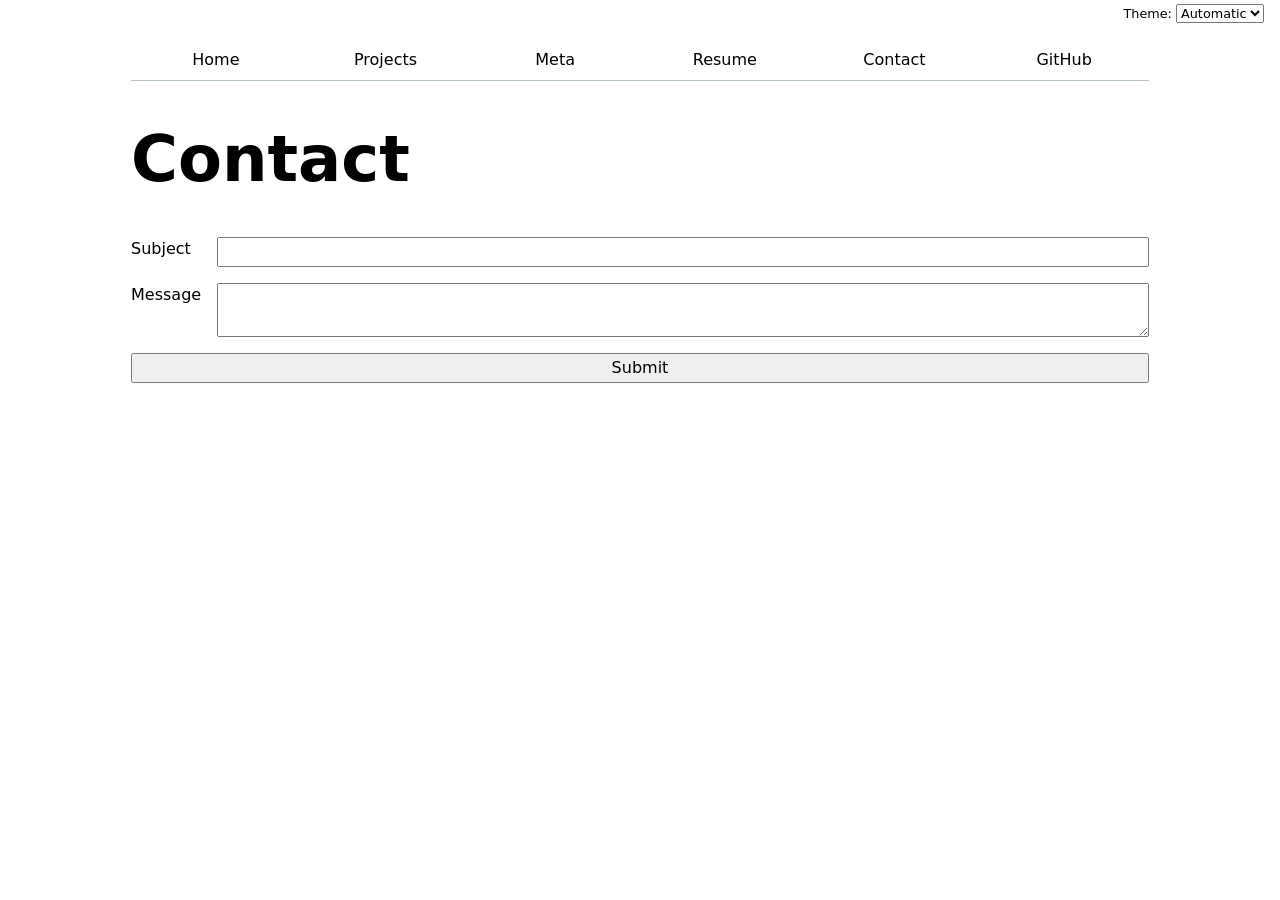
<file: contact/index.html>
<!DOCTYPE html>
<html lang="en">
  <head>
    <meta charset="UTF-8" />
    <meta name="viewport" content="width=device-width, initial-scale=1.0" />
    <title>Contact | Anirudh Yetikuri</title>
    <link rel="stylesheet" href="../style.css" />
    <script type="module" src="../global.js"></script>
  </head>
  <body>
    <h1>Contact</h1>
    <form action="mailto:ayetikuri@ucsd.edu">
      <label>Subject <input name="subject" /></label>
      <label>Message <textarea name="body"></textarea></label>
      <button>Submit</button>
    </form>
  </body>
</html>
</file>
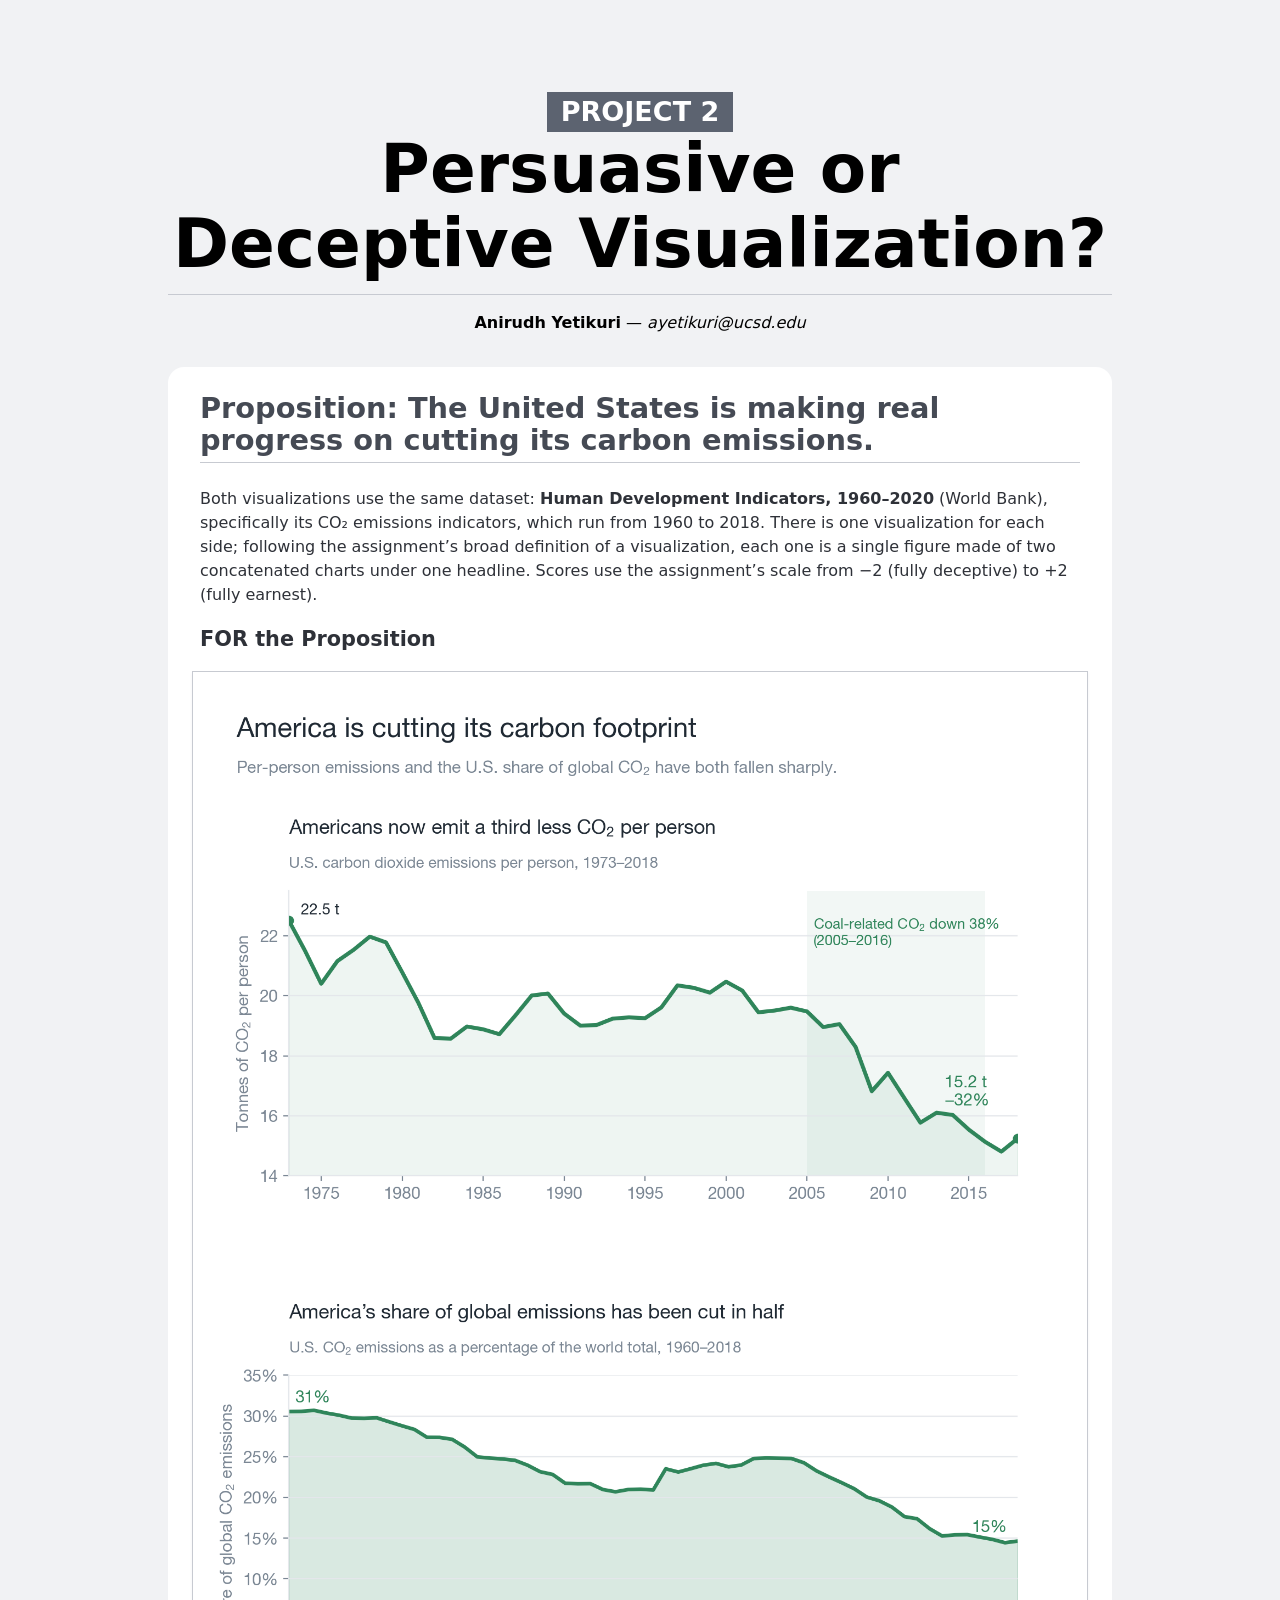
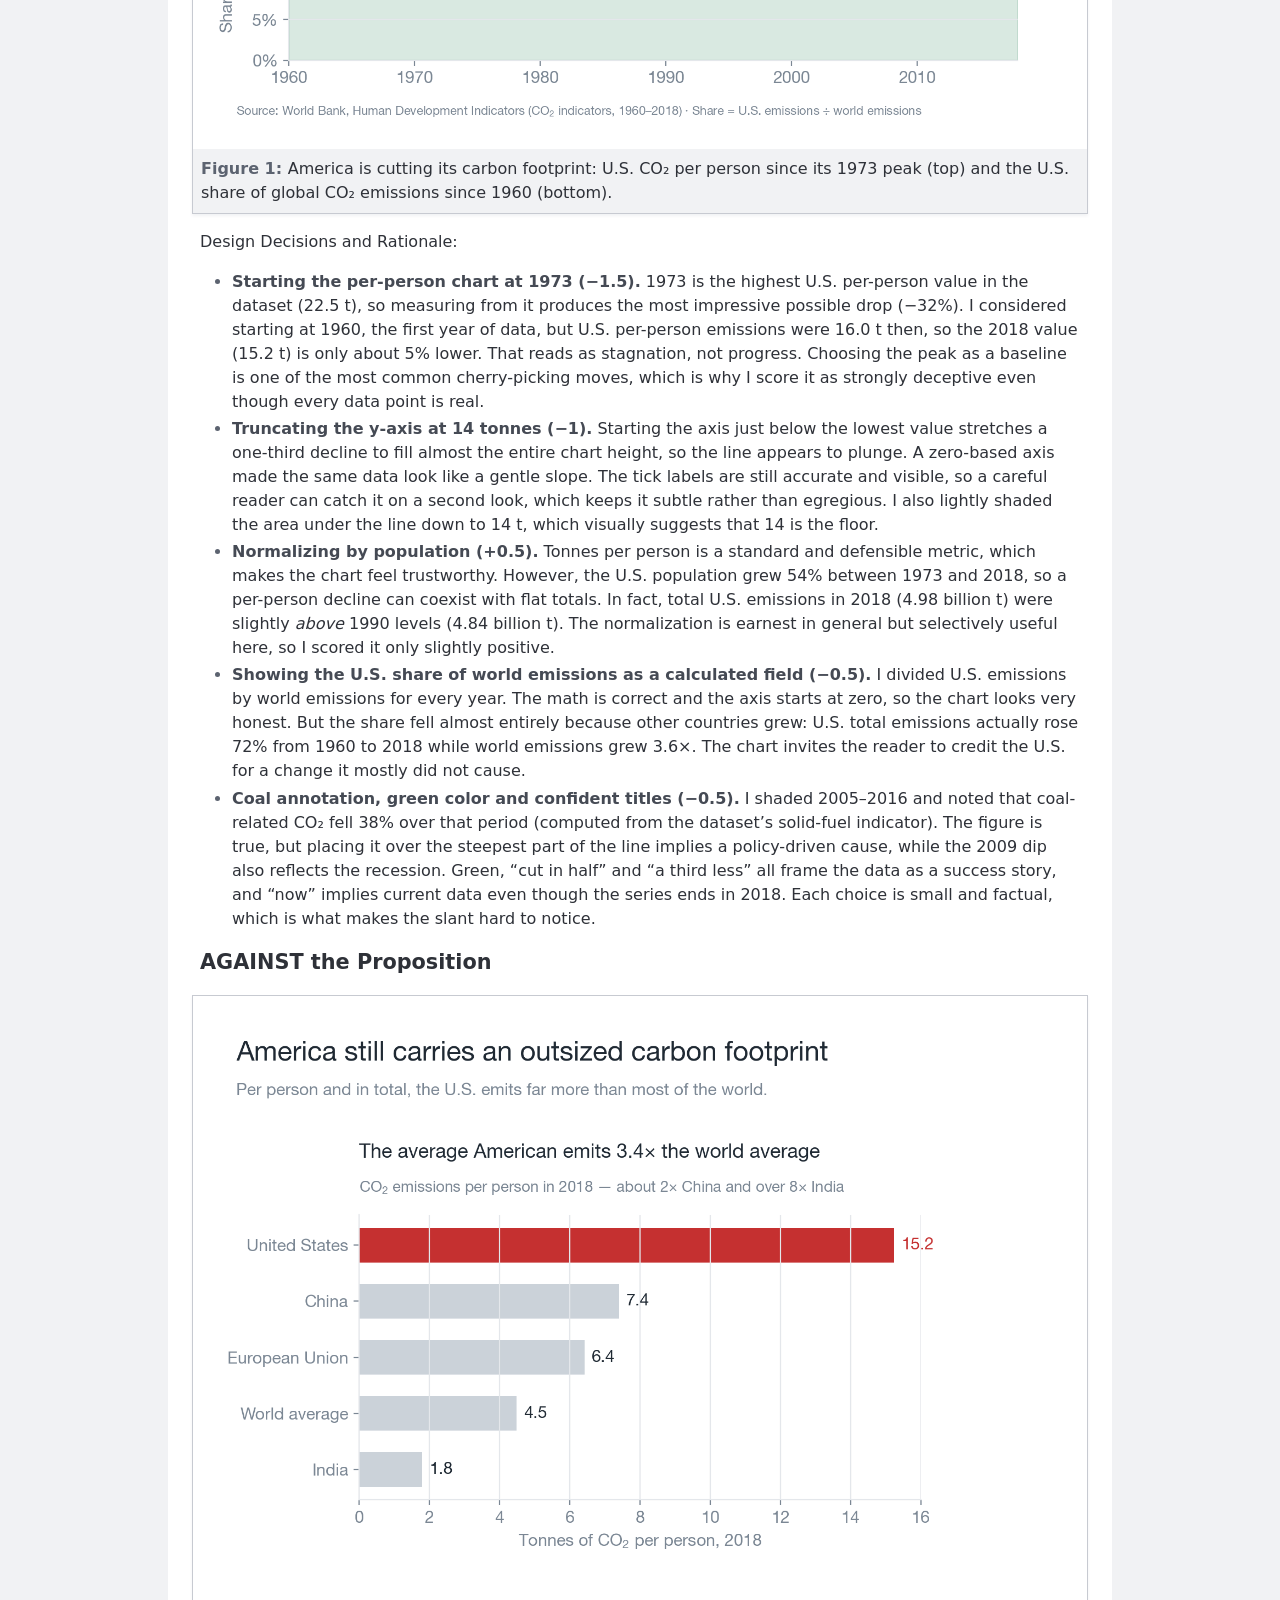
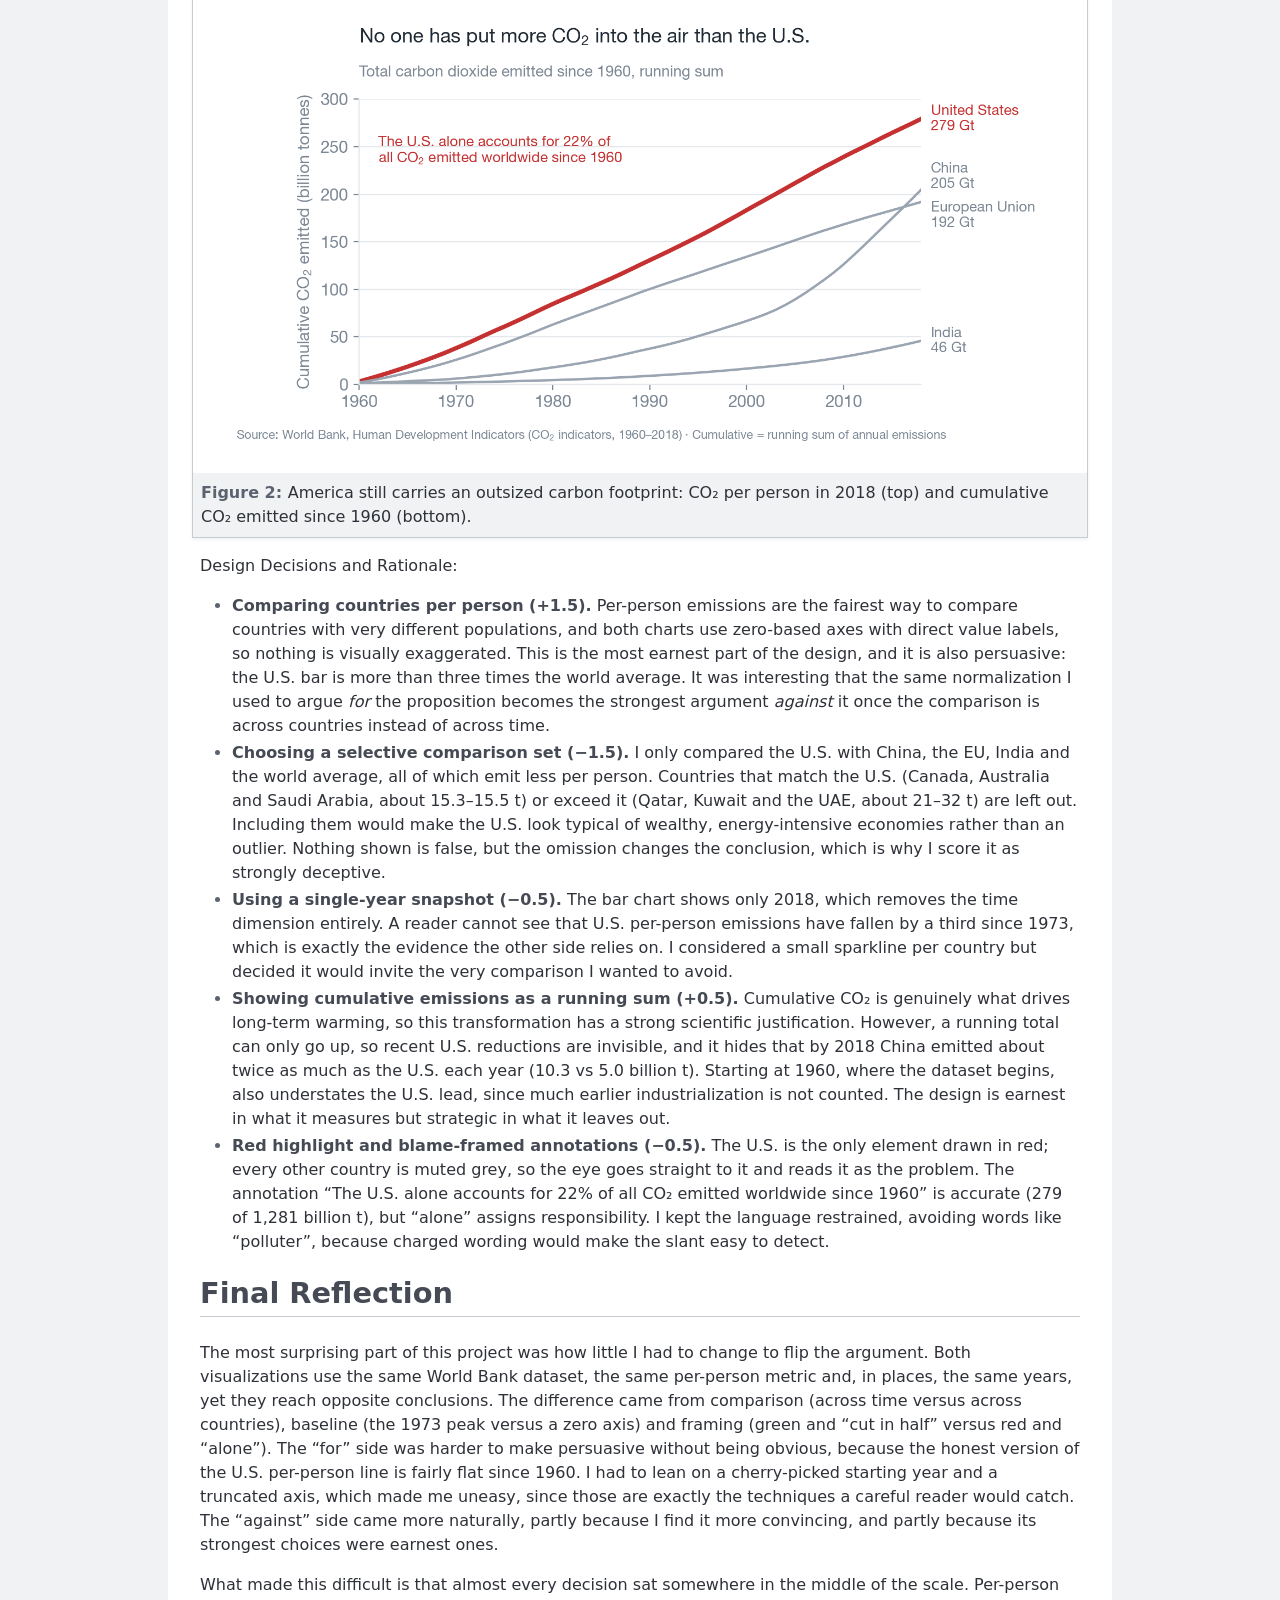
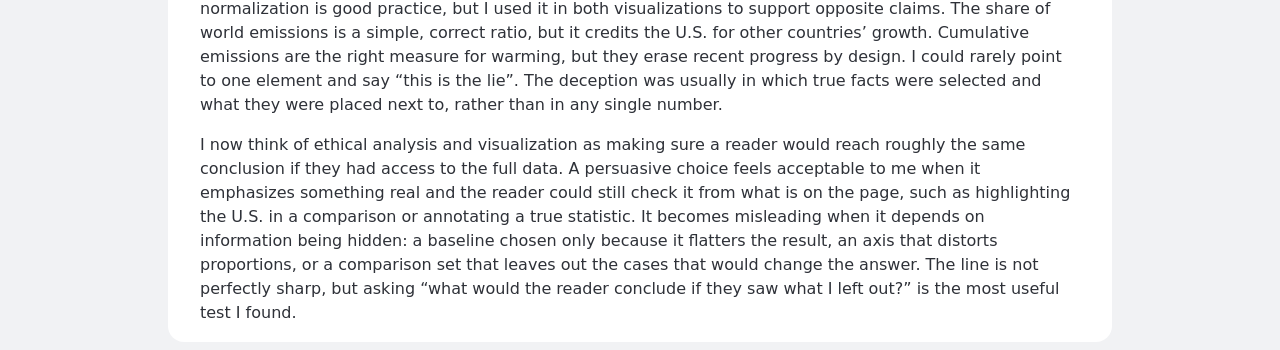
<file: project2/index.html>
<!DOCTYPE html>
<html lang="en">
  <head>
    <meta charset="UTF-8" />
    <meta name="viewport" content="width=device-width, initial-scale=1.0" />
    <title>Project 2: Persuasive or Deceptive Visualization? | Anirudh Yetikuri</title>
    <style>
      :root {
        --color-neutral-95: hsl(220 10% 95%);
        --color-neutral-90: hsl(220 10% 90%);
        --color-neutral-80: hsl(220 10% 80%);
        --color-neutral-70: hsl(220 10% 70%);
        --color-neutral-60: hsl(220 10% 60%);
        --color-neutral-50: hsl(220 10% 50%);
        --color-neutral-40: hsl(220 10% 40%);
        --color-neutral-30: hsl(220 10% 30%);
        --color-neutral-20: hsl(220 10% 20%);
        --color-neutral-10: hsl(220 10% 10%);
      }

      html {
        font: 100%/1.5 system-ui;
        counter-reset: figure;
        background: var(--color-neutral-95);
        max-width: min(75vw, 80em);
        margin: 0 auto;
      }

      /* Headings */

      h1,
      h2,
      h3,
      h4,
      h5,
      h6 {
        line-height: 1.1;
        font-weight: 600;
        text-wrap: balance;
      }

      h1,
      h2 {
        border-bottom: 1px solid var(--color-neutral-80);
        padding-bottom: 0.2em;
      }

      h1 {
        margin-block: 1em 0.5rem;
        font-size: clamp(2.5em, 150% + 2vh + 2vw, 10vmin);
        font-weight: 800;

        small {
          display: block;
          width: fit-content;
          padding: 0.2em 0.5em;
          margin-inline: auto;
          color: white;
          background: var(--color-neutral-40);
          font-size: 40%;
          text-transform: uppercase;
          white-space: nowrap;
        }
      }

      h2 {
        font-size: 180%;
        color: var(--color-neutral-30);
      }

      h3 {
        font-size: 130%;
      }

      /* Lists */

      ul,
      ol {
        padding-inline-start: 2em;
      }

      li {
        &::marker {
          color: var(--color-neutral-40);
        }

        + li {
          margin-top: 0.2em;
        }
      }

      /* Sectioning elements */

      header {
        padding-block: 1em;
        text-align: center;
      }

      img {
        max-width: 100%;
        height: auto;
      }

      .score {
        font-weight: 700;
        color: var(--color-neutral-30);
      }

      main {
        background: white;
        color: var(--color-neutral-20);
        border-radius: 1rem;
        padding: 0.1rem 2rem;
      }

      /* Figures */

      figure {
        margin: 1em 0;
        padding: 0.5rem;
        margin-inline: -0.5em;
        border: 1px solid var(--color-neutral-80);
        box-shadow: 0 0.1em 0.2em var(--color-neutral-95);
        text-align: center;
        background: white;

        > figcaption {
          font: 500 75% var(--font-sans);
          background: var(--color-neutral-95);
          padding: 0.5rem;
          margin: -0.5rem;
          margin-top: 0.5rem;
          counter-increment: figure;
          text-align: left;

          &::before {
            content: 'Figure ' counter(figure) ': ';
            font-weight: bold;
            color: var(--color-neutral-40);
          }

          a:not(:hover, :focus, :active) {
            color: inherit;
            text-decoration: underline;
            text-decoration-color: color-mix(
              in lab,
              currentColor,
              transparent 70%
            );
          }
        }
      }
    </style>
  </head>

  <body>
    <header>
      <h1>
        <small>Project 2</small>
        Persuasive or Deceptive Visualization?
      </h1>

      <p><strong>Anirudh Yetikuri</strong> — <em>ayetikuri@ucsd.edu</em></p>
    </header>

    <main>
      <h2>Proposition: The United States is making real progress on cutting its carbon emissions.</h2>

      <p>
        Both visualizations use the same dataset: <strong>Human Development Indicators, 1960–2020</strong>
        (World Bank), specifically its CO₂ emissions indicators, which run from 1960 to 2018. There is one visualization for each side; following the assignment’s broad
        definition of a visualization, each one is a single figure made of two concatenated charts under one headline.
        Scores use the assignment’s scale from −2 (fully deceptive) to +2 (fully earnest).
      </p>

      <section>
        <h3>FOR the Proposition</h3>

        <figure>
          <img src="final_for.png" alt="Two stacked charts. Top: U.S. CO2 per person falling from 22.5 tonnes in 1973 to 15.2 tonnes in 2018, a 32% drop, with 2005 to 2016 shaded and labeled 'Coal-related CO2 down 38%'. Bottom: U.S. share of global CO2 falling from 31% in 1960 to 15% in 2018." />
          <figcaption>America is cutting its carbon footprint: U.S. CO₂ per person since its 1973 peak (top) and the U.S. share of global CO₂ emissions since 1960 (bottom).</figcaption>
        </figure>

        <p>Design Decisions and Rationale:</p>

        <ul>
          <li>
            <span class="score">Starting the per-person chart at 1973 (−1.5).</span>
            1973 is the highest U.S. per-person value in the dataset (22.5 t), so measuring from it produces the
            most impressive possible drop (−32%). I considered starting at 1960, the first year of data, but U.S.
            per-person emissions were 16.0 t then, so the 2018 value (15.2 t) is only about 5% lower. That reads as
            stagnation, not progress. Choosing the peak as a baseline is one of the most common cherry-picking moves,
            which is why I score it as strongly deceptive even though every data point is real.
          </li>
          <li>
            <span class="score">Truncating the y-axis at 14 tonnes (−1).</span>
            Starting the axis just below the lowest value stretches a one-third decline to fill almost the entire
            chart height, so the line appears to plunge. A zero-based axis made the same data look like a gentle
            slope. The tick labels are still accurate and visible, so a careful reader can catch it on a second look,
            which keeps it subtle rather than egregious. I also lightly shaded the area under the line down to 14 t,
            which visually suggests that 14 is the floor.
          </li>
          <li>
            <span class="score">Normalizing by population (+0.5).</span>
            Tonnes per person is a standard and defensible metric, which makes the chart feel trustworthy. However,
            the U.S. population grew 54% between 1973 and 2018, so a per-person decline can coexist with flat totals.
            In fact, total U.S. emissions in 2018 (4.98 billion t) were slightly <em>above</em> 1990 levels
            (4.84 billion t). The normalization is earnest in general but selectively useful here, so I scored it
            only slightly positive.
          </li>
          <li>
            <span class="score">Showing the U.S. share of world emissions as a calculated field (−0.5).</span>
            I divided U.S. emissions by world emissions for every year. The math is correct and the axis starts at
            zero, so the chart looks very honest. But the share fell almost entirely because other countries grew:
            U.S. total emissions actually rose 72% from 1960 to 2018 while world emissions grew 3.6×. The chart
            invites the reader to credit the U.S. for a change it mostly did not cause.
          </li>
          <li>
            <span class="score">Coal annotation, green color and confident titles (−0.5).</span>
            I shaded 2005–2016 and noted that coal-related CO₂ fell 38% over that period (computed from the dataset’s
            solid-fuel indicator). The figure is true, but placing it over the steepest part of the line implies a
            policy-driven cause, while the 2009 dip also reflects the recession. Green, “cut in half” and “a third
            less” all frame the data as a success story, and “now” implies current data even though the series ends
            in 2018. Each choice is small and factual, which is what makes the slant hard to notice.
          </li>
        </ul>
      </section>

      <section>
        <h3>AGAINST the Proposition</h3>

        <figure>
          <img src="final_against.png" alt="Two stacked charts. Top: bar chart of CO2 per person in 2018, with the United States highlighted in red at 15.2 tonnes versus China 7.4, European Union 6.4, world average 4.5 and India 1.8. Bottom: cumulative CO2 emitted since 1960, with the United States highest at 279 billion tonnes, then China 205, European Union 192 and India 46, annotated that the U.S. accounts for 22% of all CO2 emitted since 1960." />
          <figcaption>America still carries an outsized carbon footprint: CO₂ per person in 2018 (top) and cumulative CO₂ emitted since 1960 (bottom).</figcaption>
        </figure>

        <p>Design Decisions and Rationale:</p>

        <ul>
          <li>
            <span class="score">Comparing countries per person (+1.5).</span>
            Per-person emissions are the fairest way to compare countries with very different populations, and both
            charts use zero-based axes with direct value labels, so nothing is visually exaggerated. This is the most
            earnest part of the design, and it is also persuasive: the U.S. bar is more than three times the world
            average. It was interesting that the same normalization I used to argue <em>for</em> the proposition
            becomes the strongest argument <em>against</em> it once the comparison is across countries instead of
            across time.
          </li>
          <li>
            <span class="score">Choosing a selective comparison set (−1.5).</span>
            I only compared the U.S. with China, the EU, India and the world average, all of which emit less per
            person. Countries that match the U.S. (Canada, Australia and Saudi Arabia, about 15.3–15.5 t) or exceed
            it (Qatar, Kuwait and the UAE, about 21–32 t) are left out. Including them would make the U.S. look typical of
            wealthy, energy-intensive economies rather than an outlier. Nothing shown is false, but the omission
            changes the conclusion, which is why I score it as strongly deceptive.
          </li>
          <li>
            <span class="score">Using a single-year snapshot (−0.5).</span>
            The bar chart shows only 2018, which removes the time dimension entirely. A reader cannot see that U.S.
            per-person emissions have fallen by a third since 1973, which is exactly the evidence the other side
            relies on. I considered a small sparkline per country but decided it would invite the very comparison I
            wanted to avoid.
          </li>
          <li>
            <span class="score">Showing cumulative emissions as a running sum (+0.5).</span>
            Cumulative CO₂ is genuinely what drives long-term warming, so this transformation has a strong scientific
            justification. However, a running total can only go up, so recent U.S. reductions are invisible, and it
            hides that by 2018 China emitted about twice as much as the U.S. each year (10.3 vs 5.0 billion t).
            Starting at 1960, where the dataset begins, also understates the U.S. lead, since much earlier
            industrialization is not counted. The design is earnest in what it measures but strategic in what it
            leaves out.
          </li>
          <li>
            <span class="score">Red highlight and blame-framed annotations (−0.5).</span>
            The U.S. is the only element drawn in red; every other country is muted grey, so the eye goes straight to
            it and reads it as the problem. The annotation “The U.S. alone accounts for 22% of all CO₂ emitted
            worldwide since 1960” is accurate (279 of 1,281 billion t), but “alone” assigns responsibility. I kept the
            language restrained, avoiding words like “polluter”, because charged wording would make the slant easy to
            detect.
          </li>
        </ul>
      </section>

      <section>
        <h2>Final Reflection</h2>

        <p>
          The most surprising part of this project was how little I had to change to flip the argument. Both
          visualizations use the same World Bank dataset, the same per-person metric and, in places, the same
          years, yet they reach opposite conclusions. The difference came from comparison (across time versus across
          countries), baseline (the 1973 peak versus a zero axis) and framing (green and “cut in half” versus red and
          “alone”). The “for” side was harder to make persuasive without being obvious, because the honest version of
          the U.S. per-person line is fairly flat since 1960. I had to lean on a cherry-picked starting year and a
          truncated axis, which made me uneasy, since those are exactly the techniques a careful reader would catch.
          The “against” side came more naturally, partly because I find it more convincing, and partly because its
          strongest choices were earnest ones.
        </p>

        <p>
          What made this difficult is that almost every decision sat somewhere in the middle of the scale. Per-person
          normalization is good practice, but I used it in both visualizations to support opposite claims. The share
          of world emissions is a simple, correct ratio, but it credits the U.S. for other countries’ growth.
          Cumulative emissions are the right measure for warming, but they erase recent progress by design. I could
          rarely point to one element and say “this is the lie”. The deception was usually in which true facts were
          selected and what they were placed next to, rather than in any single number.
        </p>

        <p>
          I now think of ethical analysis and visualization as making sure a reader would reach roughly the same
          conclusion if they had access to the full data. A persuasive choice feels acceptable to me when it
          emphasizes something real and the reader could still check it from what is on the page, such as
          highlighting the U.S. in a comparison or annotating a true statistic. It becomes misleading when it depends
          on information being hidden: a baseline chosen only because it flatters the result, an axis that distorts
          proportions, or a comparison set that leaves out the cases that would change the answer. The line is not
          perfectly sharp, but asking “what would the reader conclude if they saw what I left out?” is the most
          useful test I found.
        </p>
      </section>
    </main>
  </body>
</html>
</file>
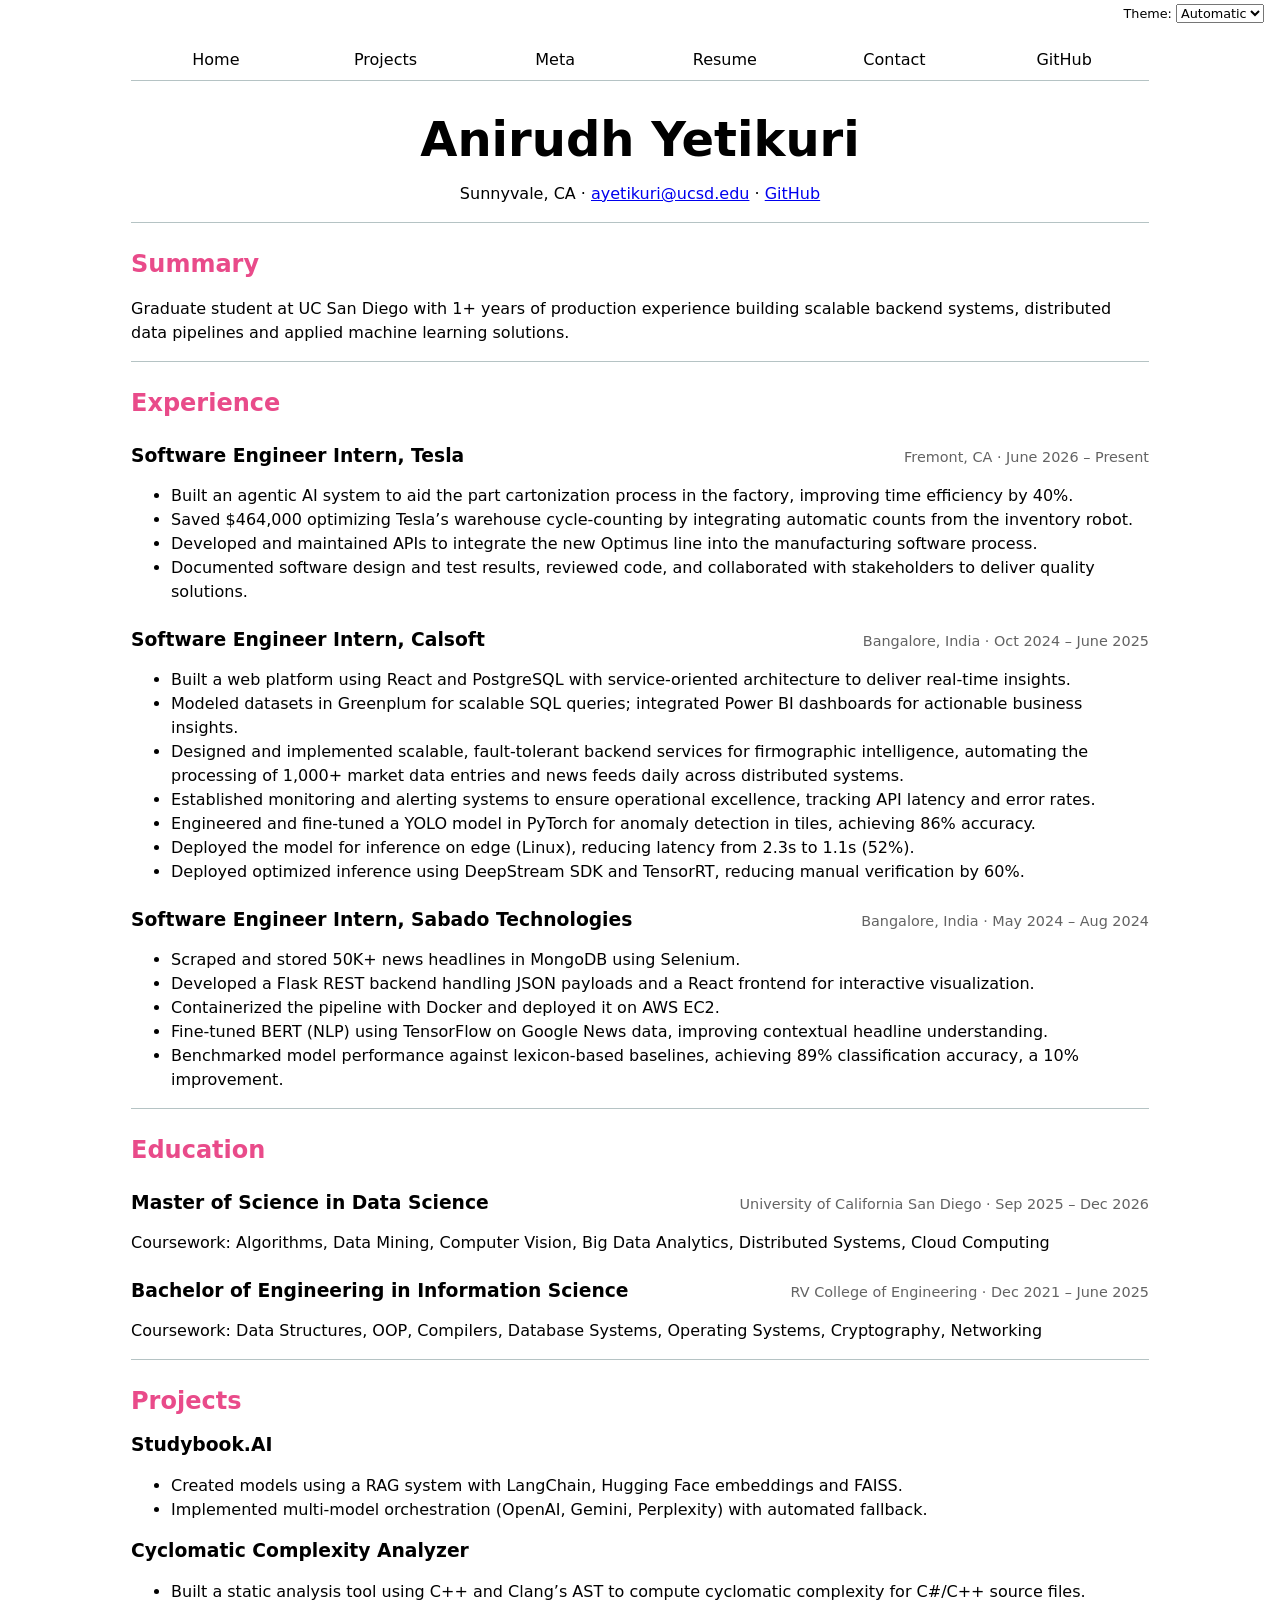
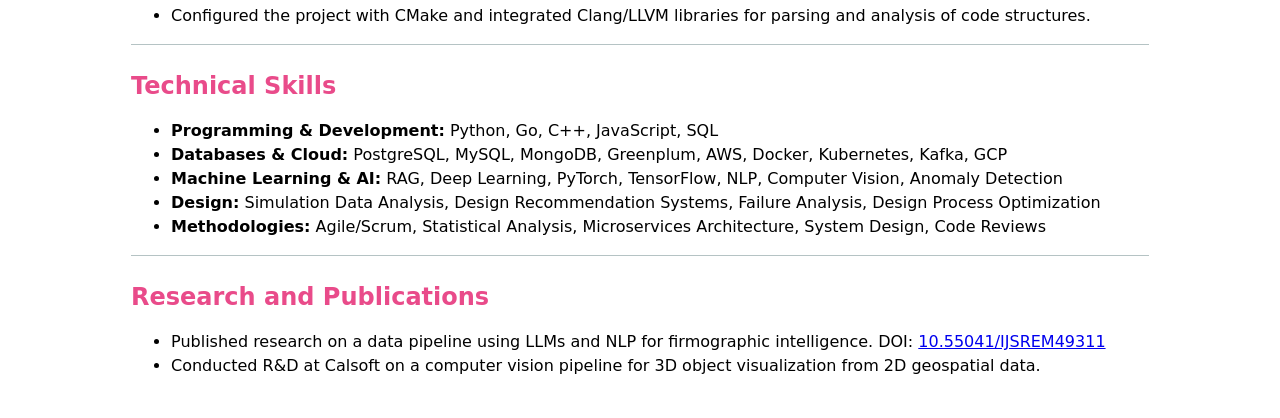
<file: resume/index.html>
<!DOCTYPE html>
<html lang="en">
  <head>
    <meta charset="UTF-8" />
    <meta name="viewport" content="width=device-width, initial-scale=1.0" />
    <title>Resume | Anirudh Yetikuri</title>
    <link rel="stylesheet" href="../style.css" />
    <script type="module" src="../global.js"></script>
  </head>
  <body class="resume">

    <header>
      <h1>Anirudh Yetikuri</h1>
      <p>
        Sunnyvale, CA ·
        <a href="mailto:ayetikuri@ucsd.edu">ayetikuri@ucsd.edu</a> ·
        <a href="https://github.com/An1rudhSai" target="_blank">GitHub</a>
      </p>
    </header>

    <section>
      <h2>Summary</h2>
      <p>
        Graduate student at UC San Diego with 1+ years of production experience building scalable
        backend systems, distributed data pipelines and applied machine learning solutions.
      </p>
    </section>

    <section>
      <h2>Experience</h2>
      <article>
        <header>
          <h3>Software Engineer Intern, Tesla</h3>
          <p>Fremont, CA · <time datetime="2026-06">June 2026</time> – Present</p>
        </header>
        <ul>
          <li>Built an agentic AI system to aid the part cartonization process in the factory, improving time efficiency by 40%.</li>
          <li>Saved $464,000 optimizing Tesla’s warehouse cycle-counting by integrating automatic counts from the inventory robot.</li>
          <li>Developed and maintained APIs to integrate the new Optimus line into the manufacturing software process.</li>
          <li>Documented software design and test results, reviewed code, and collaborated with stakeholders to deliver quality solutions.</li>
        </ul>
      </article>
      <article>
        <header>
          <h3>Software Engineer Intern, Calsoft</h3>
          <p>Bangalore, India · <time datetime="2024-10">Oct 2024</time> – <time datetime="2025-06">June 2025</time></p>
        </header>
        <ul>
          <li>Built a web platform using React and PostgreSQL with service-oriented architecture to deliver real-time insights.</li>
          <li>Modeled datasets in Greenplum for scalable SQL queries; integrated Power BI dashboards for actionable business insights.</li>
          <li>Designed and implemented scalable, fault-tolerant backend services for firmographic intelligence, automating the processing of 1,000+ market data entries and news feeds daily across distributed systems.</li>
          <li>Established monitoring and alerting systems to ensure operational excellence, tracking API latency and error rates.</li>
          <li>Engineered and fine-tuned a YOLO model in PyTorch for anomaly detection in tiles, achieving 86% accuracy.</li>
          <li>Deployed the model for inference on edge (Linux), reducing latency from 2.3s to 1.1s (52%).</li>
          <li>Deployed optimized inference using DeepStream SDK and TensorRT, reducing manual verification by 60%.</li>
        </ul>
      </article>
      <article>
        <header>
          <h3>Software Engineer Intern, Sabado Technologies</h3>
          <p>Bangalore, India · <time datetime="2024-05">May 2024</time> – <time datetime="2024-08">Aug 2024</time></p>
        </header>
        <ul>
          <li>Scraped and stored 50K+ news headlines in MongoDB using Selenium.</li>
          <li>Developed a Flask REST backend handling JSON payloads and a React frontend for interactive visualization.</li>
          <li>Containerized the pipeline with Docker and deployed it on AWS EC2.</li>
          <li>Fine-tuned BERT (NLP) using TensorFlow on Google News data, improving contextual headline understanding.</li>
          <li>Benchmarked model performance against lexicon-based baselines, achieving 89% classification accuracy, a 10% improvement.</li>
        </ul>
      </article>
    </section>

    <section>
      <h2>Education</h2>
      <article>
        <header>
          <h3>Master of Science in Data Science</h3>
          <p>
            University of California San Diego ·
            <time datetime="2025-09">Sep 2025</time> – <time datetime="2026-12">Dec 2026</time>
          </p>
        </header>
        <p>Coursework: Algorithms, Data Mining, Computer Vision, Big Data Analytics, Distributed Systems, Cloud Computing</p>
      </article>
      <article>
        <header>
          <h3>Bachelor of Engineering in Information Science</h3>
          <p>
            RV College of Engineering ·
            <time datetime="2021-12">Dec 2021</time> – <time datetime="2025-06">June 2025</time>
          </p>
        </header>
        <p>Coursework: Data Structures, OOP, Compilers, Database Systems, Operating Systems, Cryptography, Networking</p>
      </article>
    </section>

    <section>
      <h2>Projects</h2>
      <article>
        <h3>Studybook.AI</h3>
        <ul>
          <li>Created models using a RAG system with LangChain, Hugging Face embeddings and FAISS.</li>
          <li>Implemented multi-model orchestration (OpenAI, Gemini, Perplexity) with automated fallback.</li>
        </ul>
      </article>
      <article>
        <h3>Cyclomatic Complexity Analyzer</h3>
        <ul>
          <li>Built a static analysis tool using C++ and Clang’s AST to compute cyclomatic complexity for C#/C++ source files.</li>
          <li>Configured the project with CMake and integrated Clang/LLVM libraries for parsing and analysis of code structures.</li>
        </ul>
      </article>
    </section>

    <section>
      <h2>Technical Skills</h2>
      <ul>
        <li><strong>Programming &amp; Development:</strong> Python, Go, C++, JavaScript, SQL</li>
        <li><strong>Databases &amp; Cloud:</strong> PostgreSQL, MySQL, MongoDB, Greenplum, AWS, Docker, Kubernetes, Kafka, GCP</li>
        <li><strong>Machine Learning &amp; AI:</strong> RAG, Deep Learning, PyTorch, TensorFlow, NLP, Computer Vision, Anomaly Detection</li>
        <li><strong>Design:</strong> Simulation Data Analysis, Design Recommendation Systems, Failure Analysis, Design Process Optimization</li>
        <li><strong>Methodologies:</strong> Agile/Scrum, Statistical Analysis, Microservices Architecture, System Design, Code Reviews</li>
      </ul>
    </section>

    <section>
      <h2>Research and Publications</h2>
      <ul>
        <li>
          Published research on a data pipeline using LLMs and NLP for firmographic intelligence.
          DOI: <a href="https://doi.org/10.55041/IJSREM49311" target="_blank">10.55041/IJSREM49311</a>
        </li>
        <li>Conducted R&amp;D at Calsoft on a computer vision pipeline for 3D object visualization from 2D geospatial data.</li>
      </ul>
    </section>
  </body>
</html>
</file>
<file: style.css>
:root {
  --color-accent: oklch(65% 50% 0);
}

html {
  accent-color: var(--color-accent);
  color-scheme: light dark;
}

body {
  /* Set line height to 1.5 times the font size
     and use the OS’s UI font as the website font
   */
  font: 100%/1.5 system-ui;
  max-width: 100ch;
  margin-inline: auto;
  padding: 1em;
}

/* Theme switcher */
.color-scheme {
  position: absolute;
  top: 0.25rem;
  right: 1rem;
  font-size: 80%;
}

/* Navigation */
nav {
  --border-color: oklch(50% 10% 200 / 40%);
  display: flex;
  margin-top: 1em;
  margin-bottom: 1em;
  border-bottom: 1px solid var(--border-color);
}

nav a {
  flex: 1;
  text-decoration: none;
  color: inherit;
  text-align: center;
  padding: 0.5em;
}

nav a.current {
  border-bottom: 0.4em solid var(--border-color);
  padding-bottom: 0.1em;
}

nav a:hover {
  border-bottom: 0.4em solid var(--color-accent);
  padding-bottom: 0.1em;
  background-color: color-mix(in oklch, var(--color-accent), canvas 85%);
}

/* Headings */
h1,
h2,
h3,
h4,
h5,
h6 {
  line-height: 1.1;
  text-wrap: balance;
}

h1 {
  font-size: 400%;
}

img {
  max-width: 100%;
  height: auto;
}

/* Contact form */
input,
textarea,
button,
select {
  font: inherit;
}

form {
  display: grid;
  grid-template-columns: auto 1fr;
  gap: 1em;
}

form label {
  display: grid;
  grid-template-columns: subgrid;
  grid-column: 1 / -1;
}

form button {
  grid-column: 1 / -1;
}

/* Projects */
.projects {
  display: grid;
  grid-template-columns: repeat(auto-fill, minmax(15em, 1fr));
  gap: 1em;
}

.projects article {
  display: grid;
  grid-template-rows: subgrid;
  grid-row: span 3;
  gap: 1em;
}

.projects h2 {
  margin: 0;
}

.projects img {
  width: 100%;
  aspect-ratio: 16 / 10;
  object-fit: cover;
  object-position: top;
}

.projects p {
  margin: 0 0 0.5em;
}

.project-year {
  font-family: Baskerville, serif;
  font-variant-numeric: oldstyle-nums;
  font-style: italic;
  color: gray;
}

/* Lab 5: pie chart, legend and search */
.container {
  display: flex;
  flex-wrap: wrap;
  align-items: center;
  gap: 2em;
}

#projects-pie-plot {
  max-width: 20em;
  margin-block: 2em;
  flex: 0 1 20em;

  overflow: visible;

  &:has(path:hover) {
    path:not(:hover) {
      opacity: 0.5;
    }
  }

  path {
    transition: 300ms;
    cursor: pointer;
  }
}

.selected {
  --color: oklch(60% 45% 0) !important;

  &:is(path) {
    fill: var(--color);
  }
}

.legend {
  flex: 1;
  display: grid;
  grid-template-columns: repeat(auto-fill, minmax(9em, 1fr));
  gap: 1em;
  list-style: none;
  margin: 0;
  padding: 1em;
  border: 1px solid oklch(50% 10% 200 / 40%);
  border-radius: 0.5em;
}

.legend-item {
  display: flex;
  align-items: center;
  gap: 0.4em;
  cursor: pointer;
}

.swatch {
  display: inline-block;
  width: 1em;
  aspect-ratio: 1 / 1;
  border-radius: 50%;
  background: var(--color);
}

.searchBar {
  width: 100%;
  box-sizing: border-box;
  font: inherit;
  padding: 0.5em;
  margin-block-end: 1.5em;
}

/* Resume */
.resume section {
  border-top: 1px solid oklch(50% 10% 200 / 40%);
  padding-top: 0.5em;
}

.resume section > h2 {
  color: var(--color-accent);
  font-size: 150%;
}

.resume article header {
  display: flex;
  flex-wrap: wrap;
  justify-content: space-between;
  align-items: baseline;
  gap: 0 1em;
}

.resume article header h3,
.resume article header p {
  margin: 0.5em 0 0;
}

.resume article header p {
  color: oklch(50% 0 0);
  font-size: 90%;
}

.resume > header {
  text-align: center;
}

.resume > header h1 {
  font-size: 300%;
  margin-bottom: 0.2em;
}

.resume time {
  font-variant-numeric: tabular-nums;
}

/* GitHub profile stats */
#profile-stats dl {
  display: grid;
  grid-template-columns: repeat(4, 1fr);
  text-align: center;
  margin: 0;
}

#profile-stats dt {
  grid-row: 1;
  color: oklch(50% 0 0);
  font-size: 80%;
  text-transform: uppercase;
}

#profile-stats dd {
  grid-row: 2;
  margin: 0;
  font-size: 200%;
  font-weight: bold;
}

/* Lab 6: meta page */
.stats {
  display: grid;
  grid-template-columns: repeat(auto-fit, minmax(8em, 1fr));
  grid-auto-flow: column;
  grid-template-rows: auto auto;
  text-align: center;
  margin: 0;
}

.stats dt {
  grid-row: 1;
  color: oklch(50% 0 0);
  font-size: 80%;
  text-transform: uppercase;
}

.stats dd {
  grid-row: 2;
  margin: 0;
  font-size: 200%;
  font-weight: bold;
}

.gridlines .tick line {
  stroke-opacity: 0.12;
}

.gridlines .domain {
  display: none;
}

dl.info {
  display: grid;
  grid-template-columns: auto 1fr;
  gap: 0.25em 1em;
  margin: 0;

  transition-duration: 500ms;
  transition-property: opacity, visibility;

  dt {
    color: oklch(50% 0 0);
    font-size: 85%;
  }

  dd {
    margin: 0;
    font-weight: 500;
  }
}

dl.info[hidden]:not(:hover, :focus-within) {
  opacity: 0;
  visibility: hidden;
}

.tooltip {
  position: fixed;
  top: 1em;
  left: 1em;
  padding: 0.75em 1em;
  border-radius: 0.5em;
  background-color: color-mix(in oklch, canvas 85%, transparent);
  backdrop-filter: blur(6px);
  box-shadow: 0 2px 10px oklch(0% 0 0 / 20%);
  white-space: nowrap;
}

circle {
  transition: 200ms;
  transform-origin: center;
  transform-box: fill-box;
}

circle:hover {
  transform: scale(1.5);
}

@keyframes marching-ants {
  to {
    stroke-dashoffset: -8; /* 5 + 3 */
  }
}

.selection {
  fill-opacity: 0.1;
  stroke: currentColor;
  stroke-opacity: 0.7;
  stroke-dasharray: 5 3;
  animation: marching-ants 2s linear infinite;
}

circle.selected {
  fill: #ff6b6b;
}

#language-breakdown {
  margin-block: 1em;
}
</file>
